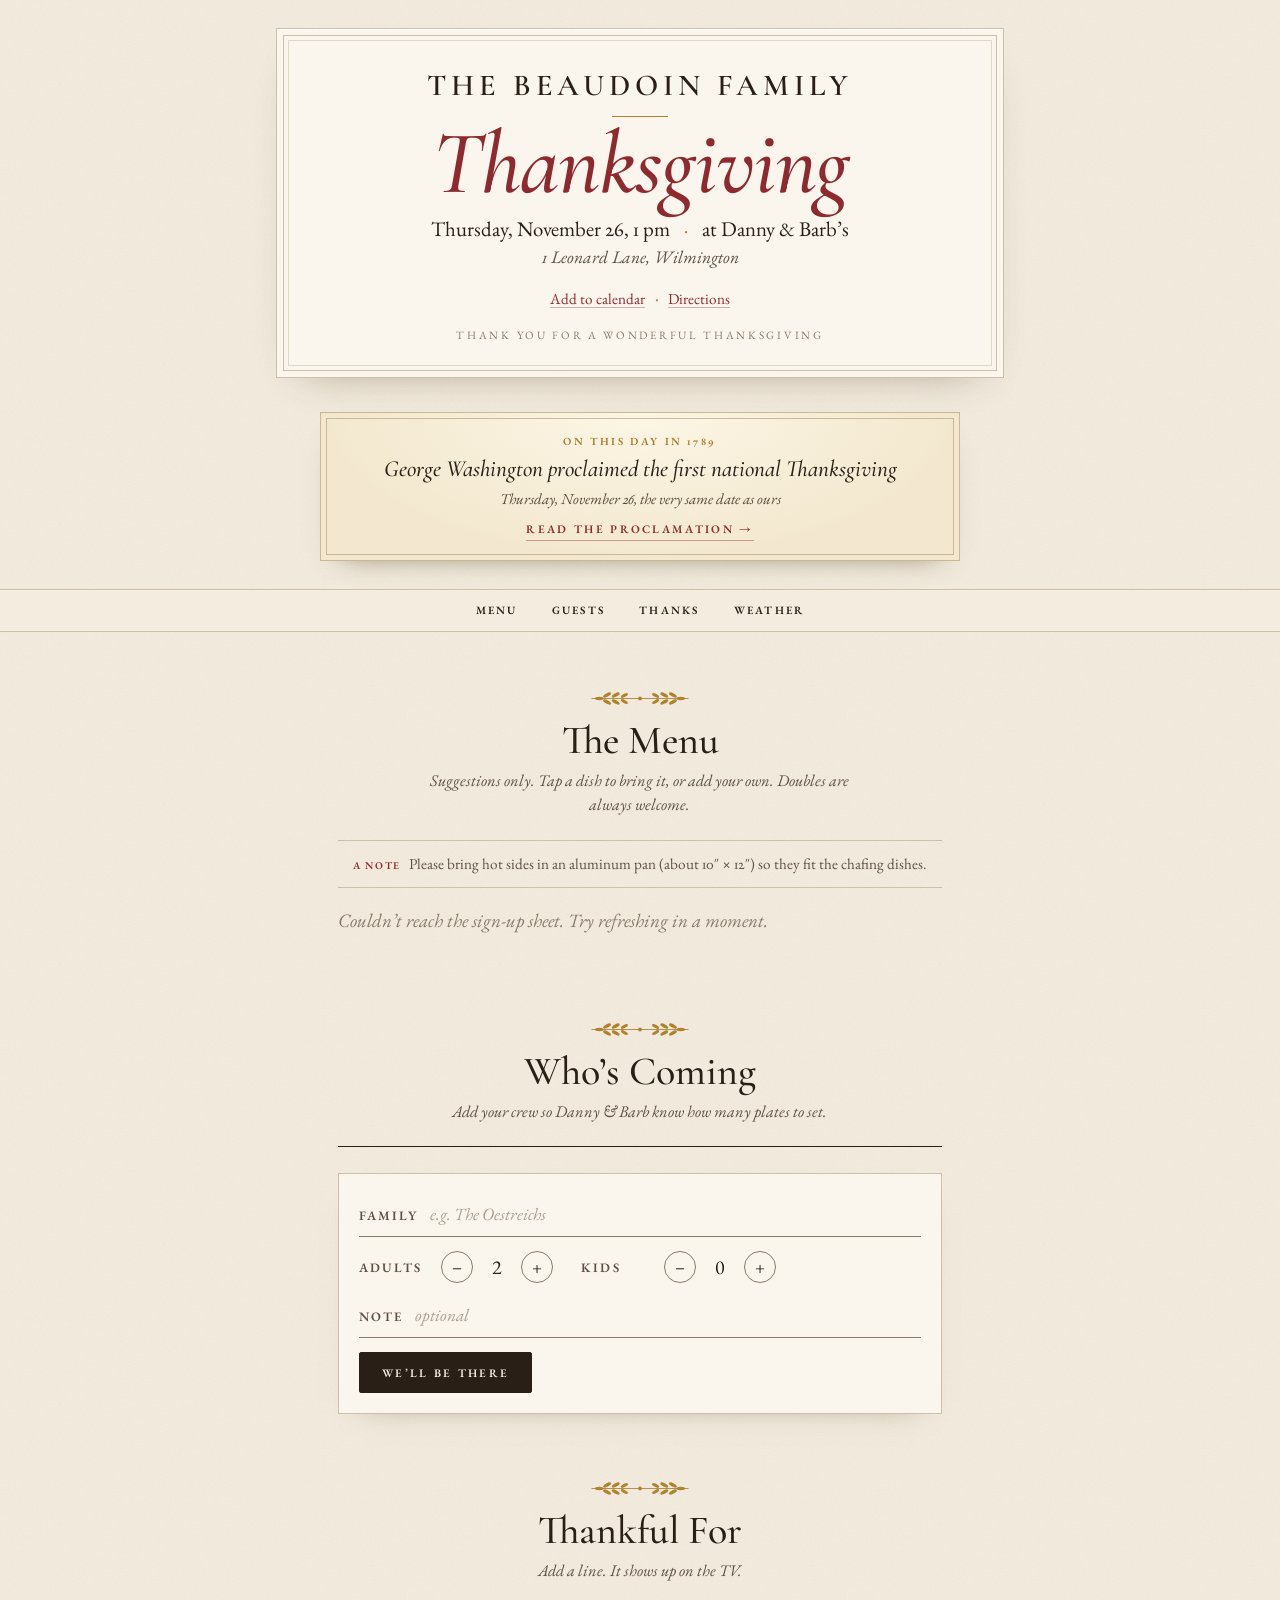
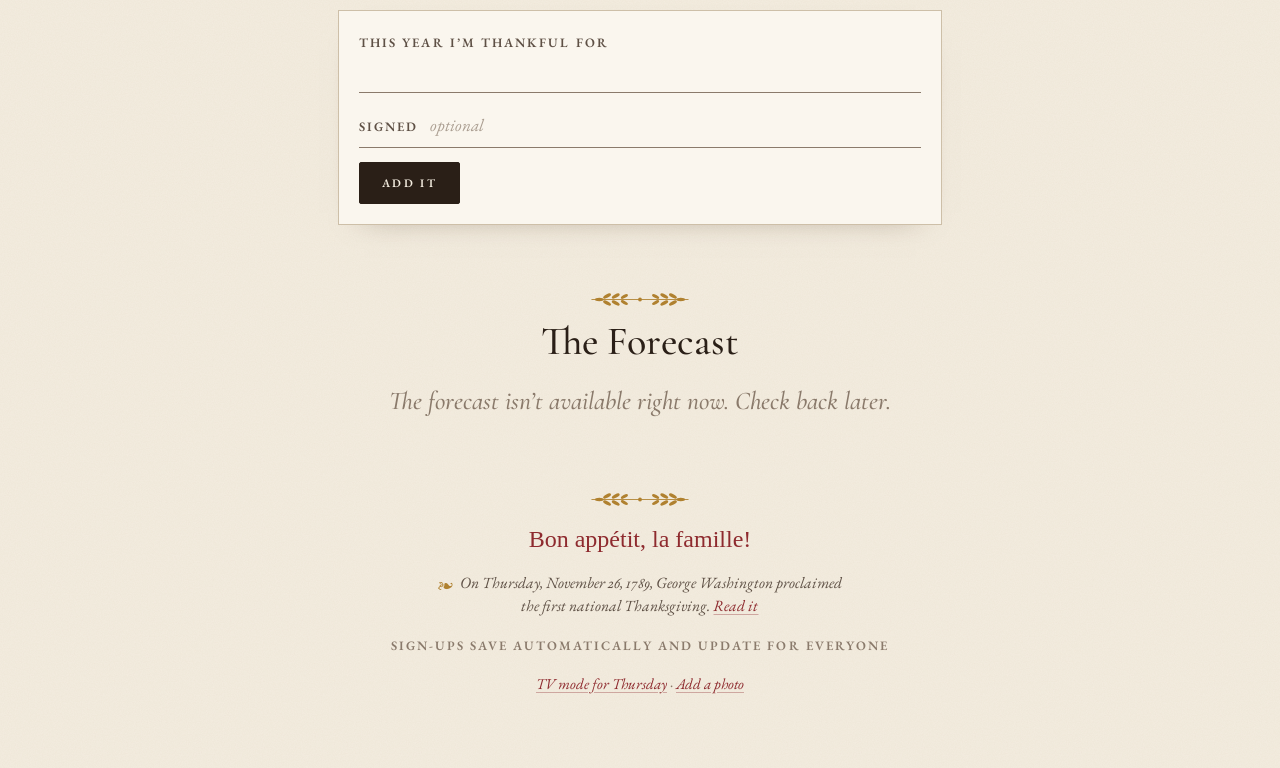
<file: index.html>
<!doctype html>
<html lang="en">
<head>
<meta charset="utf-8">
<meta name="viewport" content="width=device-width, initial-scale=1, viewport-fit=cover">
<title>Beaudoin Family Thanksgiving</title>
<meta name="description" content="Thanksgiving at Danny &amp; Barb's. Claim a dish, RSVP your crew, and see what everyone's bringing.">
<meta name="theme-color" content="#f4ede0">
<meta name="color-scheme" content="light">
<meta property="og:type" content="website">
<meta property="og:site_name" content="Beaudoin Thanksgiving">
<meta property="og:title" content="Beaudoin Family Thanksgiving · Thursday 11/26 at 1 pm">
<meta property="og:description" content="At Danny &amp; Barb's in Wilmington. Claim a dish, RSVP your crew, and see what everyone's bringing.">
<meta property="og:url" content="https://jacobforcier.github.io/Beaudoin-Thanksgiving/">
<meta property="og:image" content="https://jacobforcier.github.io/Beaudoin-Thanksgiving/og.png">
<meta property="og:image:width" content="1200">
<meta property="og:image:height" content="630">
<meta property="og:image:alt" content="Beaudoin Family Thanksgiving: Thursday 11/26 at 1 pm, Danny &amp; Barb's, Wilmington MA">
<meta name="twitter:card" content="summary_large_image">
<link rel="apple-touch-icon" href="apple-touch-icon.png">
<link rel="icon" href="apple-touch-icon.png" type="image/png">
<link rel="preconnect" href="https://fonts.googleapis.com">
<link rel="preconnect" href="https://fonts.gstatic.com" crossorigin>
<link href="https://fonts.googleapis.com/css2?family=Cormorant+Garamond:ital,wght@0,500;0,600;1,500;1,600&family=EB+Garamond:ital,wght@0,400;0,500;0,600;1,400;1,500&family=Homemade+Apple&display=swap" rel="stylesheet">
<link rel="stylesheet" href="styles.css?v=41">
</head>
<body>
<svg width="0" height="0" style="position:absolute" aria-hidden="true">
  <symbol id="wheat" viewBox="0 0 120 24">
    <path d="M4 12 H116" stroke="currentColor" stroke-width="1" fill="none"/>
    <g fill="currentColor">
      <ellipse cx="22" cy="8" rx="5" ry="2" transform="rotate(-28 22 8)"/><ellipse cx="22" cy="16" rx="5" ry="2" transform="rotate(28 22 16)"/>
      <ellipse cx="32" cy="8" rx="5" ry="2" transform="rotate(-28 32 8)"/><ellipse cx="32" cy="16" rx="5" ry="2" transform="rotate(28 32 16)"/>
      <ellipse cx="42" cy="8.5" rx="4.5" ry="1.8" transform="rotate(-28 42 8.5)"/><ellipse cx="42" cy="15.5" rx="4.5" ry="1.8" transform="rotate(28 42 15.5)"/>
      <ellipse cx="13" cy="12" rx="5" ry="1.9"/>
      <ellipse cx="98" cy="8" rx="5" ry="2" transform="rotate(28 98 8)"/><ellipse cx="98" cy="16" rx="5" ry="2" transform="rotate(-28 98 16)"/>
      <ellipse cx="88" cy="8" rx="5" ry="2" transform="rotate(28 88 8)"/><ellipse cx="88" cy="16" rx="5" ry="2" transform="rotate(-28 88 16)"/>
      <ellipse cx="78" cy="8.5" rx="4.5" ry="1.8" transform="rotate(28 78 8.5)"/><ellipse cx="78" cy="15.5" rx="4.5" ry="1.8" transform="rotate(-28 78 15.5)"/>
      <ellipse cx="107" cy="12" rx="5" ry="1.9"/>
      <circle cx="60" cy="12" r="2.2"/>
    </g>
  </symbol>
</svg>

<header class="hero">
  <div class="invite">
    <p class="eyebrow">The Beaudoin Family</p>
    <h1 id="title">Thanksgiving</h1>
    <p class="when"><span class="nw">Thursday, November 26, 1 pm</span> <span class="sep">·</span> <span class="nw">at Danny &amp; Barb’s</span></p>
    <p class="where">1 Leonard Lane, Wilmington</p>
    <p class="links"><button type="button" id="calBtn" class="link">Add to calendar</button><span class="sep">·</span><a id="directions" class="link" target="_blank" rel="noopener">Directions</a></p>
    <p class="countdown" id="countdown"></p>
    <p class="share-line" id="shareLine"></p>
    <p class="list-link" id="listLink" hidden><button type="button" class="link">Your list for today</button></p>
  </div>

  <div class="status" id="meter" aria-live="polite"></div>
  <a class="proc-card" href="proclamation.html">
    <span class="pc-kick">On this day in 1789</span>
    <b>George Washington proclaimed the first national Thanksgiving</b>
    <span class="pc-sub">Thursday, November 26, the very same date as ours</span>
    <span class="pc-read">Read the proclamation <span aria-hidden="true">→</span></span>
  </a>
</header>

<nav class="jump" id="jump" aria-label="Jump to section">
  <a href="#menuBlock">Menu</a><a href="#rsvpBlock">Guests</a><a href="#thanksBlock">Thanks</a><a href="#weatherBlock">Weather</a>
</nav>

<main>
  <section class="block" id="menuBlock">
    <header class="sec-head">
      <svg class="orn" aria-hidden="true"><use href="#wheat"/></svg>
      <h2>The Menu</h2>
      <p class="sub">Suggestions only. Tap a dish to bring it, or add your own. Doubles are always welcome.</p>
    </header>
    <p class="pan-note"><span class="caps">A note</span> Please bring hot sides in an aluminum pan (about 10″ × 12″) so they fit the chafing dishes.</p>
    <div id="cats"><p class="loading">Setting the table…</p></div>
  </section>

  <section class="block" id="rsvpBlock">
    <header class="sec-head">
      <svg class="orn" aria-hidden="true"><use href="#wheat"/></svg>
      <h2>Who’s Coming</h2>
      <p class="sub">Add your crew so Danny &amp; Barb know how many plates to set.</p>
    </header>
    <p class="total" id="rsvpTotal"></p>
    <ul id="rsvpList" class="ledger"></ul>
    <form id="rsvpForm" class="sheet" autocomplete="off">
      <label class="line"><span class="caps">Family</span><input id="rFamily" maxlength="40" placeholder="e.g. The Oestreichs" required></label>
      <div class="counts">
        <div class="stepper"><span class="caps">Adults</span><button type="button" data-step="rAdults:-1" aria-label="Fewer adults">−</button><output id="rAdults">2</output><button type="button" data-step="rAdults:1" aria-label="More adults">+</button></div>
        <div class="stepper"><span class="caps">Kids</span><button type="button" data-step="rKids:-1" aria-label="Fewer kids">−</button><output id="rKids">0</output><button type="button" data-step="rKids:1" aria-label="More kids">+</button></div>
      </div>
      <label class="line"><span class="caps">Note</span><input id="rNote" maxlength="140" placeholder="optional"></label>
      <button class="btn" type="submit">We’ll be there</button>
    </form>
  </section>

  <section class="block" id="thanksBlock">
    <header class="sec-head">
      <svg class="orn" aria-hidden="true"><use href="#wheat"/></svg>
      <h2>Thankful For</h2>
      <p class="sub">Add a line. It shows up on the TV.</p>
    </header>
    <div id="thanksWall" class="quotes"></div>
    <form id="thanksForm" class="sheet" autocomplete="off">
      <label class="line tall"><span class="caps">This year I’m thankful for</span><textarea id="tBody" maxlength="140" rows="1" required></textarea></label>
      <label class="line"><span class="caps">Signed</span><input id="tWho" maxlength="40" placeholder="optional"></label>
      <button class="btn" type="submit">Add it</button>
    </form>
  </section>

  <section class="block poll-block" id="pollBlock">
    <div class="poll-card" id="pollCard" hidden></div>
  </section>

  <section class="block" id="weatherBlock">
    <header class="sec-head">
      <svg class="orn" aria-hidden="true"><use href="#wheat"/></svg>
      <h2>The Forecast</h2>
    </header>
    <p class="live" id="live" hidden><span class="dot"></span><span id="liveText">Live forecast</span></p>
    <p id="weather" class="weather"><span class="loading">Checking the sky…</span></p>
  </section>
</main>

<footer>
  <svg class="orn" aria-hidden="true"><use href="#wheat"/></svg>
  <p class="bon">Bon appétit, la famille!</p>
  <p class="proc-link"><a href="proclamation.html"><span aria-hidden="true">❧</span> On Thursday, November 26, 1789, George Washington proclaimed the first national Thanksgiving. <em>Read it</em></a></p>
  <p class="caps small">Sign-ups save automatically and update for everyone</p>
  <p class="tv-link"><a href="tv.html">TV mode for Thursday</a> <span>·</span> <a href="add.html">Add a photo</a></p>
</footer>

<dialog id="dlg">
  <form method="dialog" id="dlgForm">
    <h3 id="dlgTitle"></h3>
    <div id="dlgBody"></div>
    <div class="dlg-actions" id="dlgActions"></div>
  </form>
</dialog>

<div id="toast" class="toast" role="status" aria-live="polite"></div>
<div id="fullhouse" class="fullhouse" role="status"><b>The table is set.</b><span>Every side and dessert is covered. Merci, everyone.</span></div>

<script src="config.js?v=34"></script>
<script src="live.js?v=23"></script>
<script src="poll.js?v=1"></script>
<script src="app.js?v=42"></script>
</body>
</html>
</file>
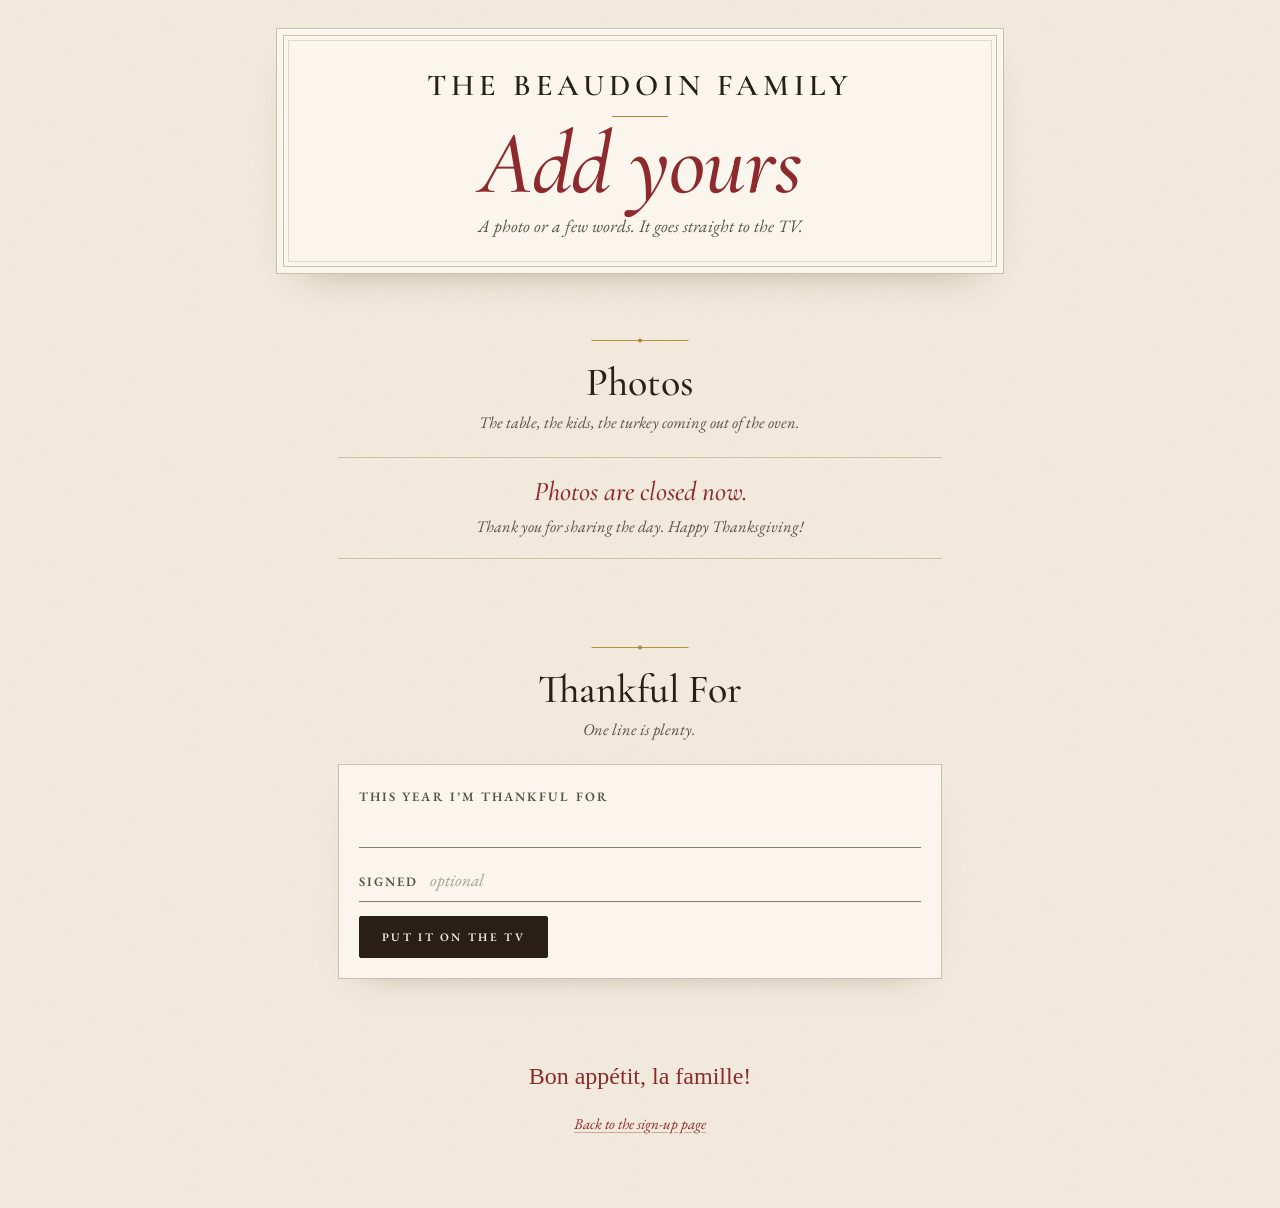
<file: add.html>
<!doctype html>
<html lang="en">
<head>
<meta charset="utf-8">
<meta name="viewport" content="width=device-width, initial-scale=1, viewport-fit=cover">
<title>Add Yours · Beaudoin Thanksgiving</title>
<meta name="description" content="Add a photo or what you're thankful for. It shows up on the TV.">
<meta name="theme-color" content="#f4ede0">
<meta name="color-scheme" content="light">
<meta name="robots" content="noindex">
<link rel="apple-touch-icon" href="apple-touch-icon.png">
<link rel="icon" href="apple-touch-icon.png" type="image/png">
<link rel="preconnect" href="https://fonts.googleapis.com">
<link rel="preconnect" href="https://fonts.gstatic.com" crossorigin>
<link href="https://fonts.googleapis.com/css2?family=Cormorant+Garamond:ital,wght@0,500;0,600;1,500;1,600&family=EB+Garamond:ital,wght@0,400;0,500;0,600;1,400;1,500&family=Homemade+Apple&display=swap" rel="stylesheet">
<link rel="stylesheet" href="styles.css?v=38">
</head>
<body class="add-page">
<header class="hero">
  <div class="invite">
    <p class="eyebrow">The Beaudoin Family</p>
    <h1>Add yours</h1>
    <p class="where">A photo or a few words. It goes straight to the TV.</p>
  </div>
</header>

<main>
  <div class="poll-card add-poll" id="pollCard" hidden></div>
  <section class="block closed" id="closed" hidden>
    <p class="closed-msg">Posting is closed right now.</p>
    <p class="sub">Thank you for being part of the day. Happy Thanksgiving!</p>
  </section>
  <section class="block">
    <header class="sec-head">
      <svg class="orn" viewBox="0 0 120 24" aria-hidden="true"><path d="M4 12 H116" stroke="currentColor" stroke-width="1" fill="none"/><circle cx="60" cy="12" r="2.2" fill="currentColor"/></svg>
      <h2>Photos</h2>
      <p class="sub">The table, the kids, the turkey coming out of the oven.</p>
    </header>
    <div class="photo-soon" id="photoSoon" hidden></div>
    <form id="photoForm" class="sheet" autocomplete="off">
      <label class="pick" id="pick">
        <input type="file" id="pFile" accept="image/*" multiple required>
        <span class="thumbs" id="pThumbs"></span>
        <span class="prompt"><b>Choose photos</b><span class="caps">one or several</span></span>
      </label>
      <p class="pick-note" id="pCount"></p>
      <label class="line"><span class="caps">Caption</span><input id="pCaption" maxlength="100" placeholder="optional, goes with every photo"></label>
      <label class="line"><span class="caps">From</span><input id="pWho" maxlength="40" placeholder="your name (optional)"></label>
      <button class="btn" type="submit" id="pSend">Put it on the TV</button>
    </form>
  </section>

  <section class="block">
    <header class="sec-head">
      <svg class="orn" viewBox="0 0 120 24" aria-hidden="true"><path d="M4 12 H116" stroke="currentColor" stroke-width="1" fill="none"/><circle cx="60" cy="12" r="2.2" fill="currentColor"/></svg>
      <h2>Thankful For</h2>
      <p class="sub">One line is plenty.</p>
    </header>
    <form id="noteForm" class="sheet" autocomplete="off">
      <label class="line tall"><span class="caps">This year I’m thankful for</span><textarea id="tBody" maxlength="140" rows="1" required></textarea></label>
      <label class="line"><span class="caps">Signed</span><input id="tWho" maxlength="40" placeholder="optional"></label>
      <button class="btn" type="submit">Put it on the TV</button>
    </form>
  </section>
  <section class="block mine" id="mine" hidden>
    <header class="sec-head">
      <h2>Sent from this phone</h2>
      <p class="sub">Posted something by accident? Remove it here and it comes off the TV.</p>
    </header>
    <ul class="mine-list" id="mineList"></ul>
  </section>
</main>

<footer>
  <p class="bon">Bon appétit, la famille!</p>
  <p class="tv-link"><a href="./">Back to the sign-up page</a></p>
</footer>

<div class="thanks-card" id="done" hidden role="dialog" aria-modal="true" aria-labelledby="doneTitle">
  <div class="tc-inner">
    <p class="eyebrow">The Beaudoin Family</p>
    <h2 id="doneTitle">Merci!</h2>
    <div class="tc-photos" id="donePhotos"></div>
    <blockquote id="doneQuote" hidden></blockquote>
    <p class="tc-msg" id="doneMsg"></p>
    <p class="bon">Happy Thanksgiving!</p>
    <button type="button" class="btn" id="doneAgain">Add another</button>
    <a class="tc-back" href="./">Back to the sign-up page</a>
  </div>
</div>
<div id="toast" class="toast" role="status" aria-live="polite"></div>
<script src="config.js?v=34"></script>
<script src="live.js?v=23"></script>
<script src="poll.js?v=1"></script>
<script src="add.js?v=38"></script>
</body>
</html>
</file>
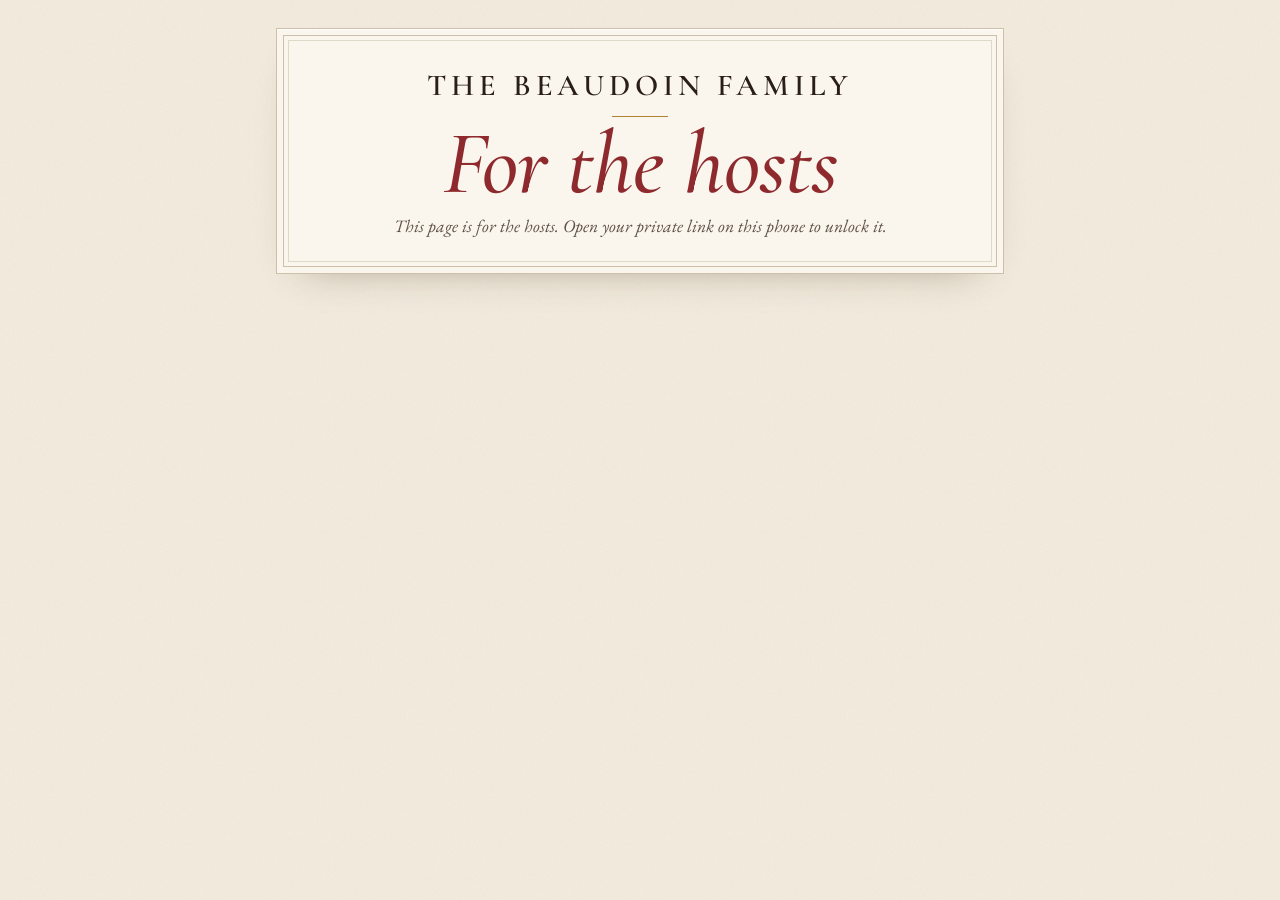
<file: admin.html>
<!doctype html>
<html lang="en">
<head>
<meta charset="utf-8">
<meta name="viewport" content="width=device-width, initial-scale=1, viewport-fit=cover">
<title>Hosts · Beaudoin Thanksgiving</title>
<meta name="theme-color" content="#f4ede0">
<meta name="color-scheme" content="light">
<meta name="robots" content="noindex, nofollow">
<meta name="referrer" content="no-referrer">
<link rel="icon" href="apple-touch-icon.png" type="image/png">
<link rel="preconnect" href="https://fonts.googleapis.com">
<link rel="preconnect" href="https://fonts.gstatic.com" crossorigin>
<link href="https://fonts.googleapis.com/css2?family=Cormorant+Garamond:ital,wght@0,500;0,600;1,500;1,600&family=EB+Garamond:ital,wght@0,400;0,500;0,600;1,400;1,500&display=swap" rel="stylesheet">
<link rel="stylesheet" href="styles.css?v=29">
</head>
<body class="admin-page">
<header class="hero">
  <div class="invite">
    <p class="eyebrow">The Beaudoin Family</p>
    <h1>For the hosts</h1>
    <p class="where" id="adminStatus">Checking this phone…</p>
  </div>
</header>

<main id="adminMain" hidden>
  <section class="block">
    <header class="sec-head"><h2>Photos</h2><p class="sub" id="photoCount"></p></header>
    <ul class="admin-photos" id="photos"></ul>
  </section>
  <section class="block">
    <header class="sec-head"><h2>Thankful notes</h2><p class="sub" id="noteCount"></p></header>
    <ul class="admin-notes" id="notes"></ul>
  </section>
  <section class="block">
    <header class="sec-head"><h2>Posting</h2><p class="sub">Pause it anytime; blocked phones can’t post even when it’s open.</p></header>
    <div class="posting" id="posting"></div>
    <div class="blocked" id="blocked"></div>
  </section>
  <p class="admin-foot">Removing something takes it off the TV and the site right away. <button type="button" class="link" id="forget">Lock this phone</button></p>
</main>

<div id="toast" class="toast" role="status" aria-live="polite"></div>
<script src="config.js?v=34"></script>
<script src="live.js?v=23"></script>
<script src="admin.js?v=2"></script>
</body>
</html>
</file>
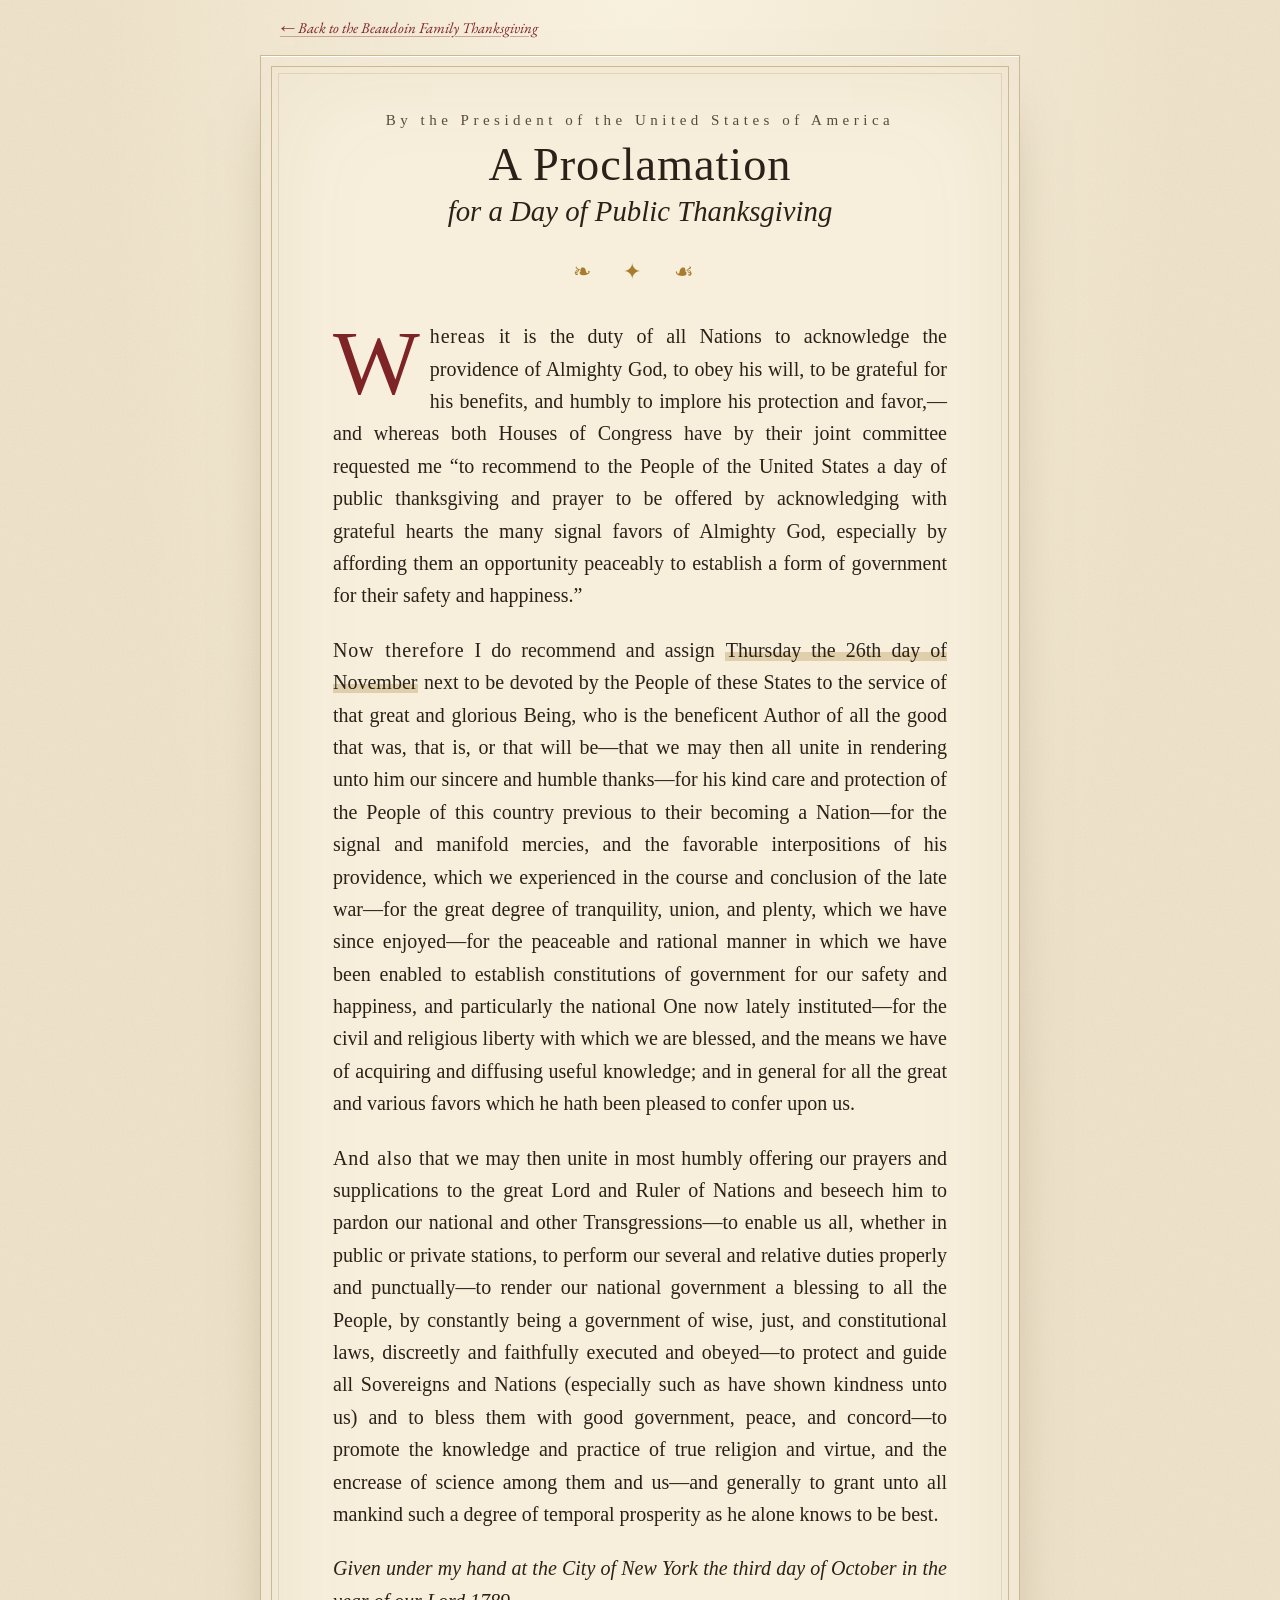
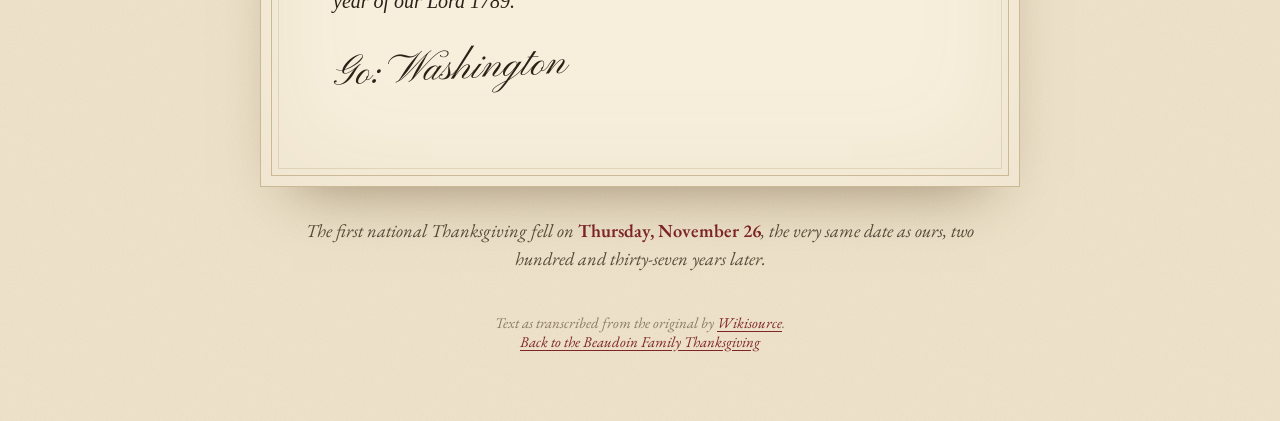
<file: proclamation.html>
<!doctype html>
<html lang="en">
<head>
<meta charset="utf-8">
<meta name="viewport" content="width=device-width, initial-scale=1, viewport-fit=cover">
<title>Washington’s Thanksgiving Proclamation, 1789</title>
<meta name="description" content="George Washington’s first national Thanksgiving fell on Thursday, November 26, 1789. The full proclamation.">
<meta name="theme-color" content="#efe4cc">
<meta name="color-scheme" content="light">
<meta property="og:title" content="Washington’s Thanksgiving Proclamation · 1789">
<meta property="og:description" content="The first national Thanksgiving fell on Thursday, November 26, the same date as ours.">
<link rel="icon" href="apple-touch-icon.png" type="image/png">
<link rel="preconnect" href="https://fonts.googleapis.com">
<link rel="preconnect" href="https://fonts.gstatic.com" crossorigin>
<link href="https://fonts.googleapis.com/css2?family=IM+Fell+English:ital@0;1&family=IM+Fell+English+SC&family=IM+Fell+DW+Pica:ital@0;1&family=Pinyon+Script&family=EB+Garamond:ital,wght@0,400;0,500;0,600;1,400&display=swap" rel="stylesheet">
<style>
  :root { --paper: #efe4cc; --sheet: #f7efdc; --ink: #2b2118; --ink-2: #5a4a3a; --ink-3: #8c7a64; --rule: #cbb894; --cran: #7e2427; --gold: #a87c2e; color-scheme: light; }
  * { box-sizing: border-box; }
  html { -webkit-text-size-adjust: 100%; }
  body { margin: 0; color: var(--ink); background: var(--paper); font: 20px/1.62 'IM Fell DW Pica', 'IM Fell English', Georgia, serif;
    background-image:
      radial-gradient(ellipse at 50% -10%, rgba(255,250,235,.7), transparent 60%),
      url("data:image/svg+xml,%3Csvg xmlns='http://www.w3.org/2000/svg' width='240' height='240'%3E%3Cfilter id='n'%3E%3CfeTurbulence type='fractalNoise' baseFrequency='.8' numOctaves='3' stitchTiles='stitch'/%3E%3CfeColorMatrix values='0 0 0 0 .4 0 0 0 0 .3 0 0 0 0 .15 0 0 0 .09 0'/%3E%3C/filter%3E%3Crect width='100%25' height='100%25' filter='url(%23n)'/%3E%3C/svg%3E"); }
  .back { display: block; max-width: 760px; margin: 0 auto; padding: 18px 20px 0; font: italic 15px 'EB Garamond', serif; color: var(--ink-2); }
  .back a { color: var(--cran); text-underline-offset: 3px; text-decoration-color: rgba(126,36,39,.35); }

  .sheet { position: relative; max-width: 760px; margin: 18px auto 0; padding: 56px clamp(22px, 7vw, 72px) 60px; background: var(--sheet);
    border: 1px solid var(--rule); outline: 1px solid var(--rule); outline-offset: -12px;
    box-shadow: 0 1px 0 #fff inset, 0 30px 60px -34px rgba(70,45,15,.55), 0 0 120px rgba(120,80,30,.08) inset; }
  .sheet::before { content: ''; position: absolute; inset: 17px; border: 1px solid var(--rule); opacity: .45; pointer-events: none; }

  .kicker { margin: 0; text-align: center; font: 15px 'IM Fell English SC', serif; letter-spacing: .3em; color: var(--ink-2); }
  h1 { margin: 10px 0 0; text-align: center; font: 400 clamp(2rem, 7vw, 2.9rem)/1.12 'IM Fell English SC', serif; letter-spacing: .02em; }
  .sub { margin: 4px 0 0; text-align: center; font: italic clamp(1.4rem, 4.6vw, 1.8rem) 'IM Fell English', serif; }
  .orn { display: block; margin: 26px auto 30px; text-align: center; color: var(--gold); font-size: 1.4rem; letter-spacing: .6em; }

  .text p { margin: 0 0 1.1em; text-align: justify; hyphens: auto; -webkit-hyphens: auto; }
  .text p.first::first-letter { float: left; font: 400 4.6em/.78 'IM Fell English', serif; color: var(--cran); padding: .08em .1em 0 0; }
  .text .lead { font-family: 'IM Fell English SC', serif; letter-spacing: .04em; }
  mark { background: linear-gradient(transparent 58%, rgba(168,124,46,.28) 58%); color: inherit; padding: 0 .05em; }

  .given { margin-top: 1.6em; font-style: italic; text-align: left; }
  .sig { margin: .3em 0 0; text-align: right; font: 2.6rem/1 'Pinyon Script', cursive; color: var(--ink); transform: rotate(-3deg); }

  .note { max-width: 760px; margin: 30px auto 0; padding: 0 22px; text-align: center; font: italic 1.15rem/1.5 'EB Garamond', serif; color: var(--ink-2); }
  .note b { font-style: normal; font-weight: 600; color: var(--cran); }

  figure { max-width: 520px; margin: 34px auto 0; padding: 0 20px; text-align: center; }
  figure img { display: block; width: 100%; height: auto; background: #fff; padding: 8px; border: 1px solid var(--rule); box-shadow: 0 18px 36px -24px rgba(60,35,15,.7); transform: rotate(-.8deg); }
  figcaption { margin-top: 12px; font: italic 14px/1.5 'EB Garamond', serif; color: var(--ink-3); }
  figcaption a { color: inherit; }
  footer { padding: 40px 20px 70px; text-align: center; font: italic 15px 'EB Garamond', serif; color: var(--ink-3); }
  footer a { color: var(--cran); text-underline-offset: 3px; }

  /* the page settles in like a document laid on the table */
  @media (prefers-reduced-motion: no-preference) {
    .sheet { animation: lay 1.1s cubic-bezier(.2,.9,.3,1) both; }
    @keyframes lay { from { opacity: 0; transform: translateY(18px) rotate(-.6deg); } }
  }
  @media (max-width: 480px) { body { font-size: 18px; } .text p { text-align: left; } .sig { font-size: 2.2rem; } }
</style>
</head>
<body>
<p class="back"><a href="./">← Back to the Beaudoin Family Thanksgiving</a></p>

<article class="sheet">
  <p class="kicker">By the President of the United States of America</p>
  <h1>A Proclamation</h1>
  <p class="sub">for a Day of Public Thanksgiving</p>
  <div class="orn" aria-hidden="true">❧ ✦ ☙</div>

  <div class="text">
    <p class="first"><span class="lead">Whereas</span> it is the duty of all Nations to acknowledge the providence of Almighty God, to obey his will, to be grateful for his benefits, and humbly to implore his protection and favor,—and whereas both Houses of Congress have by their joint committee requested me “to recommend to the People of the United States a day of public thanksgiving and prayer to be offered by acknowledging with grateful hearts the many signal favors of Almighty God, especially by affording them an opportunity peaceably to establish a form of government for their safety and happiness.”</p>

    <p><span class="lead">Now therefore</span> I do recommend and assign <mark>Thursday the 26th day of November</mark> next to be devoted by the People of these States to the service of that great and glorious Being, who is the beneficent Author of all the good that was, that is, or that will be—that we may then all unite in rendering unto him our sincere and humble thanks—for his kind care and protection of the People of this country previous to their becoming a Nation—for the signal and manifold mercies, and the favorable interpositions of his providence, which we experienced in the course and conclusion of the late war—for the great degree of tranquility, union, and plenty, which we have since enjoyed—for the peaceable and rational manner in which we have been enabled to establish constitutions of government for our safety and happiness, and particularly the national One now lately instituted—for the civil and religious liberty with which we are blessed, and the means we have of acquiring and diffusing useful knowledge; and in general for all the great and various favors which he hath been pleased to confer upon us.</p>

    <p><span class="lead">And also</span> that we may then unite in most humbly offering our prayers and supplications to the great Lord and Ruler of Nations and beseech him to pardon our national and other Transgressions—to enable us all, whether in public or private stations, to perform our several and relative duties properly and punctually—to render our national government a blessing to all the People, by constantly being a government of wise, just, and constitutional laws, discreetly and faithfully executed and obeyed—to protect and guide all Sovereigns and Nations (especially such as have shown kindness unto us) and to bless them with good government, peace, and concord—to promote the knowledge and practice of true religion and virtue, and the encrease of science among them and us—and generally to grant unto all mankind such a degree of temporal prosperity as he alone knows to be best.</p>

    <p class="given">Given under my hand at the City of New York the third day of October in the year of our Lord 1789.</p>
    <p class="sig">Go: Washington</p>
  </div>
</article>

<p class="note">The first national Thanksgiving fell on <b>Thursday, November 26</b>, the very same date as ours, two hundred and thirty-seven years later.</p>

<figure id="scanFig">
  <img src="https://commons.wikimedia.org/wiki/Special:FilePath/George_Washington's_October_3,_1789,_Thanksgiving_Day_Proclamation._-_NARA_-_299956.jpg?width=1000"
       alt="The original 1789 proclamation, handwritten, signed by George Washington" loading="lazy" onerror="document.getElementById('scanFig').remove()">
  <figcaption>The original, signed by Washington. Courtesy of the <a href="https://catalog.archives.gov/id/299956" target="_blank" rel="noopener">National Archives</a> (public domain).</figcaption>
</figure>

<footer>
  Text as transcribed from the original by <a href="https://en.wikisource.org/wiki/National_Thanksgiving_Proclamation" target="_blank" rel="noopener">Wikisource</a>.<br>
  <a href="./">Back to the Beaudoin Family Thanksgiving</a>
</footer>
</body>
</html>
</file>
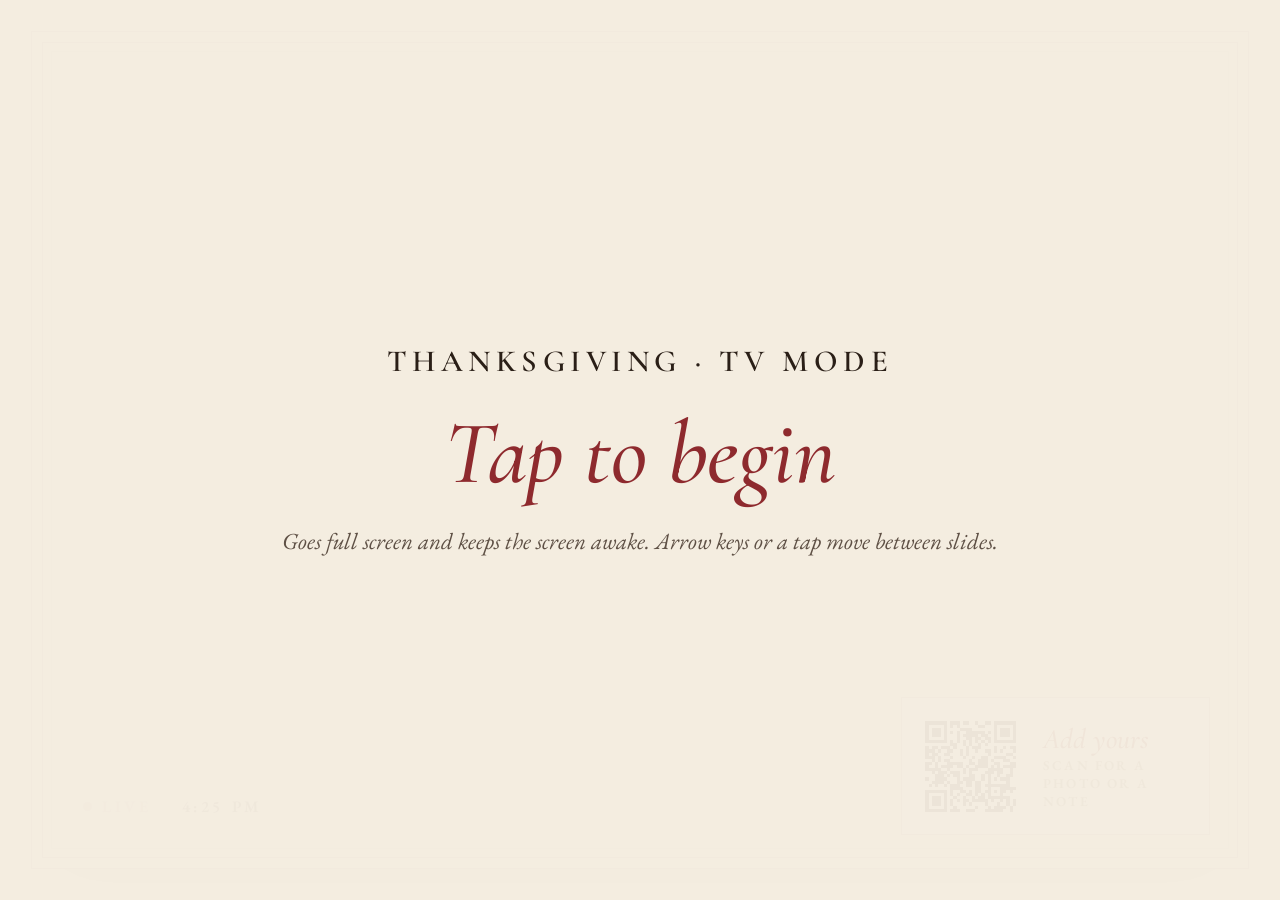
<file: tv.html>
<!doctype html>
<html lang="en">
<head>
<meta charset="utf-8">
<meta name="viewport" content="width=device-width, initial-scale=1, viewport-fit=cover">
<title>Thanksgiving · TV</title>
<meta name="theme-color" content="#f4ede0">
<meta name="robots" content="noindex">
<link rel="icon" href="apple-touch-icon.png" type="image/png">
<link rel="preconnect" href="https://fonts.googleapis.com">
<link rel="preconnect" href="https://fonts.gstatic.com" crossorigin>
<link href="https://fonts.googleapis.com/css2?family=Cormorant+Garamond:ital,wght@0,500;0,600;1,500;1,600&family=EB+Garamond:ital,wght@0,400;0,500;0,600;1,400;1,500&display=swap" rel="stylesheet">
<link rel="stylesheet" href="tv.css?v=13">
</head>
<body>
<main class="frame">
  <div id="stage" class="stage" aria-live="polite"></div>
  <footer class="bar">
    <span class="live" id="live"><span class="dot"></span>Live</span>
    <span class="clock" id="clock"></span>
    <span class="dots" id="dots"></span>
  </footer>
  <i class="progress" id="progress"></i>
  <aside class="scan"><div id="qr"></div><p><b>Add yours</b><span>Scan for a photo or a note</span></p></aside>
</main>
<div class="note" id="note" role="status"></div>
<button type="button" class="start" id="start">
  <span class="eyebrow">Thanksgiving · TV mode</span>
  <b>Tap to begin</b>
  <span class="hint">Goes full screen and keeps the screen awake. Arrow keys or a tap move between slides.</span>
</button>
<script src="config.js?v=34"></script>
<script src="live.js?v=23"></script>
<script src="qrcode.js?v=1"></script>
<script src="poll.js?v=1"></script>
<script src="tv.js?v=12"></script>
</body>
</html>
</file>
<file: styles.css>
/* A printed menu card on Danny & Barb's table: cream paper, brown-black ink, one cranberry accent. */
:root {
  --paper: #f4ede0;
  --paper-2: #ebe1cf;
  --card: #faf6ee;
  --ink: #2a1f17;
  --ink-2: #5e5045;
  --ink-3: #8a7a6b;
  --rule: #cdbfa8;
  --cran: #8e2a2e;
  --ochre: #b0812f;
  --serif: 'EB Garamond', Garamond, 'Times New Roman', serif;
  --display: 'Cormorant Garamond', 'EB Garamond', Garamond, serif;
  color-scheme: light;
}
* { box-sizing: border-box; }
html { scroll-behavior: smooth; scroll-padding-top: 56px; -webkit-text-size-adjust: 100%; }
body {
  margin: 0; color: var(--ink); background-color: var(--paper);
  font: 19px/1.5 var(--serif);
  font-variant-numeric: oldstyle-nums proportional-nums;
  -webkit-font-smoothing: antialiased;
  -webkit-tap-highlight-color: transparent;
  /* paper grain */
  background-image: url("data:image/svg+xml,%3Csvg xmlns='http://www.w3.org/2000/svg' width='220' height='220'%3E%3Cfilter id='n'%3E%3CfeTurbulence type='fractalNoise' baseFrequency='.85' numOctaves='3' stitchTiles='stitch'/%3E%3CfeColorMatrix values='0 0 0 0 .35 0 0 0 0 .25 0 0 0 0 .15 0 0 0 .07 0'/%3E%3C/filter%3E%3Crect width='100%25' height='100%25' filter='url(%23n)'/%3E%3C/svg%3E");
}
button, input, textarea { font: inherit; color: inherit; }
::selection { background: rgba(142,42,46,.18); }
.caps { font-size: .68em; font-weight: 600; letter-spacing: .16em; text-transform: uppercase; font-variant-numeric: lining-nums; }
.sep { color: var(--ochre); margin: 0 .5em; }
.loading { color: var(--ink-3); font-style: italic; }

/* ---------- hero: the invitation ---------- */
.hero { max-width: 760px; margin: 0 auto; padding: 28px 16px 0; text-align: center; }
.invite {
  position: relative; padding: 30px 22px 28px; background: var(--card);
  outline: 1px solid var(--rule); outline-offset: -8px;
  border: 1px solid var(--rule);
  box-shadow: 0 1px 0 #fff inset, 0 18px 40px -28px rgba(60,35,15,.45);
}
.invite::before { content: ''; position: absolute; inset: 11px; border: 1px solid var(--rule); pointer-events: none; opacity: .55; }
.invite { padding-top: 38px; }
#title { cursor: default; -webkit-user-select: none; user-select: none; }
.eyebrow { margin: 0; font: 600 clamp(1.3rem, 5.6vw, 1.9rem)/1.15 var(--display); letter-spacing: .16em; text-transform: uppercase; color: var(--ink); }
.eyebrow::after { content: ''; display: block; width: 56px; height: 1px; margin: 12px auto 6px; background: var(--ochre); }
h1 { margin: -4px 0 4px; font: italic 500 clamp(3.4rem, 15vw, 5.6rem)/1 var(--display); color: var(--cran); letter-spacing: -.01em; }
.when { margin: 0; font-size: 1.12rem; }
.when .nw { white-space: nowrap; }
@media (max-width: 430px) { .when .sep { display: none; } .when .nw { display: block; } }
.where { margin: 0; color: var(--ink-2); font-style: italic; }
.links { margin: 14px 0 0; }
.link { border: 0; background: none; padding: 0; cursor: pointer; color: var(--cran); font-size: .95rem; text-decoration: underline; text-decoration-color: rgba(142,42,46,.35); text-underline-offset: 3px; }
.link:hover { text-decoration-color: var(--cran); }
.share-line { margin: 12px auto 0; max-width: 30em; font-style: italic; font-size: .92rem; line-height: 1.45; color: var(--ink-3); }
.share-line a { color: var(--cran); text-decoration-color: rgba(142,42,46,.35); text-underline-offset: 3px; white-space: nowrap; }
.share-line.today { font-size: 1.05rem; color: var(--ink-2); }
.share-line[hidden] { display: none; }
.countdown { margin: 14px 0 0; font-size: .7rem; letter-spacing: .24em; text-transform: uppercase; color: var(--ink-3); }

/* ---------- the status ---------- */
.status { margin: 34px auto 0; max-width: 640px; }
.headline { margin: 0; font: italic 500 clamp(2.3rem, 9vw, 3.3rem)/1.05 var(--display); color: var(--ink); }
.subline { margin: 6px 0 0; font-size: .74rem; font-weight: 600; letter-spacing: .24em; text-transform: uppercase; color: var(--ink-2); }
.needed { margin: 22px auto 0; max-width: 34em; padding: 12px 4px; border-top: 1px solid var(--rule); border-bottom: 1px solid var(--rule); font-style: italic; font-size: 1.08rem; line-height: 1.55; color: var(--ink-2); }
.needed .caps { font-style: normal; color: var(--cran); margin-right: .7em; }
.needed button { border: 0; background: none; padding: 0; cursor: pointer; font: inherit; color: var(--ink); text-decoration: underline; text-decoration-color: rgba(142,42,46,.35); text-underline-offset: 3px; }
.needed button:hover { color: var(--cran); text-decoration-color: var(--cran); }
.needed.done { color: var(--ink); }
.cards { list-style: none; margin: 22px 0 0; padding: 0; display: flex; flex-wrap: wrap; justify-content: center; gap: 10px; }
.pc { position: relative; flex: 0 0 158px; padding: 12px 16px 10px; background: var(--card); border: 1px solid var(--rule); box-shadow: 0 8px 16px -14px rgba(60,35,15,.6); text-align: center; }
.pc b { display: block; font: italic 500 1.25rem/1.15 var(--display); color: var(--ink); overflow-wrap: anywhere; }
.pc span { display: block; margin-top: 3px; font-size: .6rem; font-weight: 600; letter-spacing: .18em; text-transform: uppercase; color: var(--ink-3); }
.pc.empty { background: transparent; border-style: dashed; border-color: var(--ink-3); box-shadow: none; }
.pc.empty a { text-decoration: none; color: inherit; display: block; }
.pc.empty b { color: var(--cran); }
.status.animate .pc { animation: card-in .5s ease-out both; animation-delay: calc(var(--i) * 70ms + 150ms); }
@keyframes card-in { from { opacity: 0; transform: translateY(6px); } }
@media (max-width: 520px) { .pc { flex-basis: calc(50% - 5px); } }

/* ---------- nav ---------- */
.jump { position: sticky; top: 0; z-index: 20; display: flex; justify-content: center; gap: clamp(14px, 5vw, 34px); margin-top: 28px; padding: 12px 16px;
  background: rgba(244,237,224,.94); backdrop-filter: blur(6px); -webkit-backdrop-filter: blur(6px);
  border-top: 1px solid var(--rule); border-bottom: 1px solid var(--rule); }
.jump a { color: var(--ink); text-decoration: none; font-size: .7rem; font-weight: 600; letter-spacing: .2em; text-transform: uppercase; }
.jump a:hover { color: var(--cran); }

/* ---------- sections ---------- */
main { max-width: 640px; margin: 0 auto; padding: 0 18px; }
.block { padding: 56px 0 8px; }
.sec-head { text-align: center; margin-bottom: 22px; }
.orn { display: block; width: 104px; height: 21px; margin: 0 auto 10px; color: var(--ochre); }
h2 { margin: 0; font: 500 2.5rem/1.05 var(--display); color: var(--ink); }
.sub { margin: 8px auto 0; max-width: 28em; color: var(--ink-2); font-style: italic; font-size: 1.02rem; }
.pan-note { margin: 0 0 8px; padding: 12px 0; border-top: 1px solid var(--rule); border-bottom: 1px solid var(--rule); font-size: .95rem; color: var(--ink-2); text-align: center; }
.pan-note .caps { color: var(--cran); margin-right: .5em; }

/* fresh ink: something that just changed fades in */
.fresh { animation: ink 2.4s ease-out; }
@keyframes ink { 0% { background: rgba(176,129,47,.28); } 100% { background: transparent; } }
.dish-row.fresh .who, .pc.fresh b { animation: inkText 1.2s ease-out; }
@keyframes inkText { from { opacity: 0; filter: blur(2px); } to { opacity: 1; filter: none; } }
@media (prefers-reduced-motion: reduce) { .fresh, .dish-row.fresh .who, .pc.fresh b { animation: none; } }

/* ---------- the menu ---------- */
.course { margin-top: 34px; }
.course-head { display: flex; align-items: center; gap: 14px; margin-bottom: 4px; }
.course-head::before, .course-head::after { content: ''; flex: 1; height: 1px; background: var(--rule); }
.course-head h3 { margin: 0; font-size: .78rem; font-weight: 600; letter-spacing: .26em; text-transform: uppercase; color: var(--cran); white-space: nowrap; }
.course-sub { margin: 0 0 6px; text-align: center; font-style: italic; color: var(--ink-3); font-size: .95rem; }
.dishes { list-style: none; margin: 0; padding: 0; }
/* each row: [dish name][dotted leader][who + count]; the hint sits under the dish name */
.dish-row { display: grid; grid-template-columns: fit-content(62%) minmax(18px, 1fr) fit-content(58%); column-gap: 8px; align-items: baseline; grid-template-rows: auto 1fr;
  width: 100%; padding: 11px 2px; border: 0; background: none; text-align: left; cursor: pointer; border-bottom: 1px solid rgba(205,191,168,.45); }
.dishes li:last-child .dish-row { border-bottom: 0; }
.dish-row .nm { grid-column: 1; grid-row: 1; font-weight: 500; font-size: 1.12rem; line-height: 1.25; transition: color .15s; }
.dish-row:hover .nm, .dish-row:focus-visible .nm { color: var(--cran); }
.dish-row .lead { grid-column: 2; grid-row: 1; align-self: baseline; border-bottom: 1.5px dotted var(--rule); transform: translateY(-5px); }
.dish-row .st { grid-column: 3; grid-row: 1 / span 2; text-align: right; }
.dish-row .who { display: block; font-style: italic; font-size: .98rem; line-height: 1.3; color: var(--ink); }
.dish-row .who .p { white-space: nowrap; }
.dish-row .who .x2 { margin-left: .25em; font-style: normal; font-size: .82em; color: var(--ochre); font-variant-numeric: lining-nums; }
.dish-row .who.add { font-style: italic; color: var(--cran); text-decoration: underline; text-decoration-color: rgba(142,42,46,.35); text-underline-offset: 3px; }
.dish-row .who.open { font-style: normal; font-size: .68rem; font-weight: 600; letter-spacing: .18em; text-transform: uppercase; color: var(--cran); }
.dish-row .hint { grid-column: 1 / 3; grid-row: 2; align-self: start; color: var(--ink-3); font-style: italic; font-size: .88rem; line-height: 1.3; }
.dish-row .n { display: block; font-size: .64rem; font-weight: 600; letter-spacing: .16em; text-transform: uppercase; color: var(--ink-3); font-variant-numeric: lining-nums; }
.dish-row.full .n { color: var(--ochre); }
.dish-row.host { cursor: default; }
.add-other { display: block; margin: 10px auto 0; border: 0; background: none; cursor: pointer; color: var(--ink-2); font-style: italic; font-size: .98rem; text-decoration: underline; text-decoration-color: var(--rule); text-underline-offset: 3px; }
.add-other:hover { color: var(--cran); text-decoration-color: var(--cran); }

/* ---------- guests ---------- */
.total { margin: 0 0 10px; text-align: center; font-size: 1.15rem; }
.total i { color: var(--ink-2); }
.ledger { list-style: none; margin: 0 0 26px; padding: 0; border-top: 1px solid var(--ink); }
.ledger li { border-bottom: 1px solid var(--rule); }
.ledger button { width: 100%; display: flex; align-items: baseline; gap: 12px; padding: 10px 2px; border: 0; background: none; text-align: left; cursor: pointer; }
.ledger .fam { flex: 1; min-width: 0; font-size: 1.08rem; }
.ledger .fam small { display: block; font-style: italic; color: var(--ink-3); font-size: .88rem; }
.ledger .cnt { color: var(--ink-2); font-size: .95rem; white-space: nowrap; }
.ledger button:hover .fam { color: var(--cran); }

/* ---------- forms as a filled-in card ---------- */
.sheet { display: grid; gap: 14px; padding: 22px 20px 20px; background: var(--card); border: 1px solid var(--rule); box-shadow: 0 14px 30px -26px rgba(60,35,15,.5); }
.line { display: flex; align-items: baseline; gap: 12px; border-bottom: 1px solid var(--ink-3); padding-bottom: 2px; }
.line .caps { flex: none; color: var(--ink-2); }
.line.tall { flex-direction: column; gap: 2px; align-items: stretch; }
.line input, .line textarea { flex: 1; min-width: 0; border: 0; background: transparent; padding: 6px 0; font-size: 1.08rem; outline: 0; }
.line textarea { resize: none; line-height: 1.4; font-style: italic; height: auto; overflow: hidden; }
.line:focus-within { border-bottom-color: var(--cran); }
.line:focus-within .caps { color: var(--cran); }
::placeholder { color: var(--ink-3); opacity: .7; font-style: italic; }
.counts { display: flex; gap: 10px 28px; flex-wrap: wrap; }
.stepper { display: flex; align-items: center; gap: 10px; }
.stepper .caps { color: var(--ink-2); width: 5.6em; }
.stepper button { width: 32px; height: 32px; border-radius: 50%; border: 1px solid var(--ink-3); background: transparent; cursor: pointer; font-size: 1.05rem; line-height: 1; color: var(--ink); }
.stepper button:active { background: var(--paper-2); }
.stepper.qty { padding: 2px 0 4px; border-bottom: 1px solid var(--ink-3); }
.stepper.qty .caps { width: auto; white-space: nowrap; margin-right: 6px; }
.stepper output { min-width: 1.4em; text-align: center; font-size: 1.25rem; font-variant-numeric: lining-nums; }
.btn { justify-self: start; display: inline-flex; align-items: center; justify-content: center; padding: 11px 22px; border: 1px solid var(--ink); border-radius: 2px; background: var(--ink); color: var(--paper); cursor: pointer;
  font-size: .72rem; font-weight: 600; letter-spacing: .2em; text-transform: uppercase; text-decoration: none; transition: background .15s, border-color .15s; }
.btn:hover { background: var(--cran); border-color: var(--cran); }
.btn.ghost { background: transparent; color: var(--ink); }
.btn.ghost:hover { background: var(--paper-2); }
.btn.warn { background: transparent; color: var(--cran); border-color: var(--cran); }

/* ---------- thankful ---------- */
.quotes { margin-bottom: 26px; }
.quotes .empty { text-align: center; font-style: italic; color: var(--ink-3); margin: 0; }
.quote { position: relative; margin: 0; padding: 18px 8px 18px; text-align: center; }
.quote + .quote::before { content: '❧'; position: absolute; top: -12px; left: 50%; transform: translateX(-50%); color: var(--ochre); font-size: 1rem; }
.quote p { margin: 0; font: italic 500 1.55rem/1.25 var(--display); color: var(--ink); }
.quote p::before { content: '“'; color: var(--cran); }
.quote p::after { content: '”'; color: var(--cran); }
.quote cite { display: block; margin-top: 6px; font-style: normal; font-size: .66rem; font-weight: 600; letter-spacing: .2em; text-transform: uppercase; color: var(--ink-3); }
.quote .x { border: 0; background: none; cursor: pointer; color: var(--ink-3); font-size: .7rem; letter-spacing: .14em; text-transform: uppercase; text-decoration: underline; margin-left: 8px; }

/* ---------- forecast ---------- */
.live { display: flex; align-items: center; justify-content: center; gap: 8px; margin: -6px 0 16px; font-size: .64rem; font-weight: 600; letter-spacing: .18em; text-transform: uppercase; color: var(--cran); font-variant-numeric: lining-nums; }
.live[hidden] { display: none; }
.live .dot { position: relative; width: 7px; height: 7px; border-radius: 50%; background: var(--cran); }
.live .dot::after { content: ''; position: absolute; inset: -4px; border-radius: 50%; border: 1.5px solid var(--cran); animation: ping 2s ease-out infinite; }
@keyframes ping { from { transform: scale(.4); opacity: .9; } to { transform: scale(1.6); opacity: 0; } }
@media (prefers-reduced-motion: reduce) { .live .dot::after { animation: none; opacity: 0; } }
.live b { font-weight: 600; color: var(--ink-3); }
.weather { margin: 0 auto; max-width: 30em; text-align: center; font: 500 1.6rem/1.3 var(--display); }
.weather em { display: block; margin-top: 10px; font: italic 400 1.05rem var(--serif); color: var(--ink-2); }
.weather small { display: block; margin-top: 8px; font: .66rem var(--serif); font-weight: 600; letter-spacing: .18em; text-transform: uppercase; color: var(--ink-3); }

/* ---------- footer ---------- */
footer { text-align: center; padding: 64px 16px 72px; }
.bon { margin: 6px 0 14px; font: 1.5rem/1.6 'Homemade Apple', cursive; color: var(--cran); }
footer .small { color: var(--ink-3); margin: 0; }
.tv-link { margin: 18px 0 0; font-style: italic; color: var(--ink-3); font-size: .95rem; }
.tv-link a { color: var(--cran); text-decoration-color: rgba(142,42,46,.35); text-underline-offset: 3px; }

/* ---------- dialog ---------- */
dialog { width: min(440px, calc(100% - 28px)); max-height: calc(100dvh - 40px); padding: 0; border: 1px solid var(--rule); border-radius: 2px; background: var(--card); color: var(--ink);
  outline: 1px solid var(--rule); outline-offset: -7px; box-shadow: 0 30px 70px -20px rgba(40,22,10,.5); }
dialog[open] { animation: rise .25s ease-out; }
dialog.morphing { animation: none; }
@keyframes rise { from { opacity: 0; transform: translateY(8px); } }
dialog::backdrop { background: rgba(42,31,23,.42); }
dialog form { padding: 26px 24px 22px; }
dialog h3 { margin: 0 0 4px; font: 500 2rem/1.1 var(--display); text-align: center; }
.dlg-note { margin: 0 0 16px; text-align: center; font-style: italic; color: var(--ink-2); font-size: .98rem; }
.dlg-who { list-style: none; margin: 0 0 18px; padding: 0; border-top: 1px solid var(--rule); }
.dlg-who li { border-bottom: 1px solid var(--rule); }
.dlg-who button { width: 100%; display: flex; gap: 10px; align-items: baseline; padding: 9px 2px; border: 0; background: none; text-align: left; cursor: pointer; }
.dlg-who b { font-weight: 500; }
.dlg-who i { color: var(--ink-3); flex: 1; }
.dlg-who .edit { font-size: .64rem; font-weight: 600; letter-spacing: .16em; text-transform: uppercase; color: var(--cran); }
.dlg-fields { display: grid; gap: 14px; margin-bottom: 8px; }
.check { display: flex; gap: 10px; align-items: center; font-style: italic; color: var(--ink-2); }
.check input { width: 18px; height: 18px; accent-color: var(--cran); }
.dlg-actions { display: flex; flex-direction: column-reverse; gap: 8px; margin-top: 20px; }
.dlg-actions .btn { width: 100%; }
.dlg-actions .btn.ghost { border-color: transparent; color: var(--ink-2); }
.dlg-actions .btn.ghost:hover { background: transparent; color: var(--ink); }
.cal-opts { display: grid; gap: 10px; }
.cal-opts .btn { justify-self: stretch; }

/* ---------- toast + full house ---------- */
.toast { position: fixed; z-index: 50; left: 50%; bottom: 22px; transform: translate(-50%, 16px); opacity: 0; pointer-events: none; max-width: calc(100% - 32px);
  padding: 11px 18px; background: var(--ink); color: var(--paper); border-radius: 2px; font-style: italic; font-size: 1rem; text-align: center; transition: .25s; }
.toast.show { opacity: 1; transform: translate(-50%, 0); }
.fullhouse { position: fixed; z-index: 60; left: 50%; top: 18px; width: max-content; max-width: calc(100% - 32px); transform: translate(-50%, -160%); visibility: hidden;
  padding: 16px 26px; text-align: center; background: var(--card); border: 1px solid var(--rule); outline: 1px solid var(--rule); outline-offset: -6px; box-shadow: 0 24px 50px -20px rgba(40,22,10,.45);
  transition: transform .6s cubic-bezier(.3,1.3,.5,1), visibility .6s; cursor: pointer; }
.fullhouse.show { transform: translate(-50%, 0); visibility: visible; }
.fullhouse b { display: block; font: italic 500 1.7rem var(--display); color: var(--cran); }
.fullhouse span { font-style: italic; color: var(--ink-2); font-size: .95rem; }

@media (prefers-reduced-motion: reduce) {
  html { scroll-behavior: auto; }
}
@media (min-width: 720px) {
  .when { font-size: 1.3rem; }
  .where { font-size: 1.1rem; }
  .invite { padding: 40px 40px 34px; }
}
@media (max-width: 420px) {
  body { font-size: 18px; }
  .invite { padding: 26px 16px 24px; }
  h2 { font-size: 2.2rem; }
}

/* ---------- "add yours" page ---------- */
.pick { position: relative; display: flex; align-items: center; justify-content: center; min-height: 170px; border: 1.5px dashed var(--ink-3); background: var(--paper); cursor: pointer; overflow: hidden; text-align: center; }
.pick input { position: absolute; inset: 0; opacity: 0; cursor: pointer; }
.pick .thumbs { display: none; }
.pick.has { min-height: 0; align-items: stretch; }
.pick.has .prompt { display: none; }
.pick.has .thumbs { display: grid; width: 100%; grid-template-columns: repeat(3, 1fr); gap: 6px; padding: 8px; }
.pick .thumbs img { display: block; width: 100%; aspect-ratio: 1; object-fit: cover; background: var(--paper-2); }
.pick .thumbs.one { grid-template-columns: 1fr; }
.pick .thumbs.one img { aspect-ratio: auto; max-height: 340px; object-fit: contain; }
.pick-note { margin: -6px 0 0; font-style: italic; font-size: .9rem; color: var(--ink-3); text-align: center; }
.pick-note:empty { display: none; }
.pick b { display: block; font: italic 500 1.6rem var(--display); color: var(--cran); }
.pick .caps { color: var(--ink-3); }
.btn:disabled { opacity: .6; cursor: default; }

/* ---------- live presence on the menu ---------- */
.dish-row .looking { grid-column: 1 / -1; grid-row: 3; margin-top: 2px; font-style: italic; font-size: .86rem; color: var(--ochre); animation: breathe 1.6s ease-in-out infinite; }
@keyframes breathe { 50% { opacity: .45; } }
@media (prefers-reduced-motion: reduce) { .dish-row .looking { animation: none; } }

/* ---------- smooth transitions between the menu and the sign-up box ---------- */
::view-transition-group(card) { animation-duration: .42s; animation-timing-function: cubic-bezier(.3,.9,.3,1); overflow: clip; background: var(--card); box-shadow: 0 18px 40px -20px rgba(40,22,10,.45); }
::view-transition-old(card), ::view-transition-new(card) { height: auto; width: 100%; }
::view-transition-old(card) { animation: vt-out .14s ease both; }
::view-transition-new(card) { animation: vt-in .2s ease .1s both; }
::view-transition-old(root), ::view-transition-new(root) { animation-duration: .3s; }
@keyframes vt-out { to { opacity: 0; } }
@keyframes vt-in { from { opacity: 0; } }

/* "Merci!" confirmation card on the add page */
.thanks-card { position: fixed; inset: 0; z-index: 70; display: grid; place-items: center; padding: 20px; background: rgba(42,31,23,.42); opacity: 0; transition: opacity .3s; }
.thanks-card[hidden] { display: none; }
.thanks-card.show { opacity: 1; }
.tc-inner { width: min(420px, 100%); max-height: calc(100dvh - 40px); overflow: auto; padding: 30px 24px 22px; text-align: center; background: var(--card); border: 1px solid var(--rule); outline: 1px solid var(--rule); outline-offset: -8px;
  box-shadow: 0 30px 70px -20px rgba(40,22,10,.5); transform: translateY(10px) scale(.98); transition: transform .4s cubic-bezier(.3,1.3,.5,1); }
.thanks-card.show .tc-inner { transform: none; }
.tc-inner .eyebrow { font-size: 1rem; }
.tc-inner h2 { margin: 10px 0 14px; font: italic 500 2.4rem/1.1 var(--display); color: var(--cran); }
.tc-photos { display: grid; gap: 10px; }
.tc-photos.n0 { display: none; }
.tc-photos.n2, .tc-photos.n3, .tc-photos.n4 { grid-template-columns: 1fr 1fr; }
.tc-photos img { display: block; width: 100%; max-height: 40vh; object-fit: contain; background: #fffdf8; padding: 5px; border: 1px solid var(--rule); box-shadow: 0 10px 20px -14px rgba(60,35,15,.6); transform: rotate(-1.2deg); }
.tc-photos:not(.n1) img { aspect-ratio: 1; object-fit: cover; max-height: none; }
.tc-photos img:nth-child(2n) { transform: rotate(1.4deg); }
.tc-inner blockquote[hidden] { display: none; }
.tc-inner blockquote { margin: 0; font: italic 500 1.5rem/1.25 var(--display); }
.tc-inner blockquote::before { content: '“'; color: var(--cran); }
.tc-inner blockquote::after { content: '”'; color: var(--cran); }
.tc-msg { margin: 16px 0 0; color: var(--ink-2); font-style: italic; }
.tc-inner .bon { margin: 10px 0 18px; font-size: 1.35rem; }
.tc-inner .btn { width: 100%; }
.tc-back { display: inline-block; margin-top: 14px; color: var(--ink-2); font-style: italic; font-size: .95rem; text-decoration-color: var(--rule); text-underline-offset: 3px; }

/* "Sent from this phone" */
.mine-list { list-style: none; margin: 0; padding: 0; display: grid; grid-template-columns: repeat(auto-fill, minmax(140px, 1fr)); gap: 12px; }
.mine-list li { display: flex; flex-direction: column; align-items: center; gap: 6px; padding: 8px; background: var(--card); border: 1px solid var(--rule); }
.mine-list img { display: block; width: 100%; aspect-ratio: 1; object-fit: cover; background: var(--paper-2); }
.mine-list .q { font: italic 500 1.1rem/1.25 var(--display); text-align: center; padding: 10px 4px; }
.mine-list .link { font-size: .9rem; }
.mine[hidden] { display: none; }

/* ---------- hosts' page ---------- */
.admin-photos { list-style: none; margin: 0; padding: 0; display: grid; grid-template-columns: repeat(auto-fill, minmax(150px, 1fr)); gap: 12px; }
.admin-photos li, .admin-notes li { display: flex; flex-direction: column; gap: 8px; padding: 8px; background: var(--card); border: 1px solid var(--rule); }
.admin-photos img { display: block; width: 100%; aspect-ratio: 1; object-fit: cover; background: var(--paper-2); }
.admin-photos p, .admin-notes p { margin: 0; display: flex; flex-direction: column; gap: 2px; font-size: .95rem; }
.acts { display: grid; grid-template-columns: 1fr; gap: 6px; }
.admin-notes .acts { grid-template-columns: 1fr 1fr; }
.acts .btn { width: 100%; padding: 8px 6px; letter-spacing: .12em; }
.acts .btn.ghost { border-color: var(--rule); }
.posting { text-align: center; display: grid; gap: 12px; justify-items: center; }
.posting p { margin: 0; font-size: 1.1rem; }
.blocked { margin-top: 26px; }
.blocked h3 { text-align: center; color: var(--ink-2); margin-bottom: 8px; }
.blocked ul { list-style: none; margin: 0; padding: 0; border-top: 1px solid var(--rule); }
.blocked li { display: flex; justify-content: space-between; align-items: baseline; padding: 10px 2px; border-bottom: 1px solid var(--rule); font-style: italic; color: var(--ink-2); }
.closed { text-align: center; }
.closed-msg { margin: 0; font: italic 500 2rem var(--display); color: var(--cran); }
.closed[hidden] { display: none; }
body.is-closed main > .block:not(#closed):not(#mine) { display: none; }
.admin-notes { list-style: none; margin: 0; padding: 0; display: grid; gap: 10px; }
.admin-notes i { font: italic 500 1.2rem/1.3 var(--display); }
.admin-foot { margin: 40px 0 60px; text-align: center; font-style: italic; color: var(--ink-3); }

/* photo window message */
.photo-soon { text-align: center; padding: 18px 12px; border-top: 1px solid var(--rule); border-bottom: 1px solid var(--rule); margin-bottom: 14px; }
.photo-soon .soon-big { margin: 0; font: italic 500 1.7rem/1.2 var(--display); color: var(--cran); }
.photo-soon .sub { margin-top: 6px; }
.photo-soon[hidden], #photoForm[hidden] { display: none; }

/* ---------- "Your list for today" ---------- */
.list-link { margin: 10px 0 0; }
.list-link[hidden] { display: none; }
.pack-list { list-style: none; margin: 0 0 14px; padding: 0; border-top: 1px solid var(--rule); }
.pack-list li { border-bottom: 1px solid var(--rule); }
.pack { display: flex; gap: 12px; align-items: flex-start; padding: 12px 2px; cursor: pointer; }
.pack input { flex: none; width: 22px; height: 22px; margin-top: 3px; accent-color: var(--cran); }
.pack b { font-weight: 500; font-size: 1.15rem; }
.pack em { font-style: normal; color: var(--ochre); font-size: .9em; }
.pack small { display: block; color: var(--ink-3); font-style: italic; font-size: .9rem; }
.pack input:checked + span b { text-decoration: line-through; text-decoration-color: var(--ochre); color: var(--ink-3); }
.pack-where { margin-bottom: 4px; }
.pack-where a { color: var(--cran); }
.pack-bon { margin: 4px 0 0; text-align: center; font-size: 1.3rem; }
.pack-other { margin: 6px 0 0; text-align: center; }
.pack-other .link { font-size: .85rem; color: var(--ink-3); }
.dlg-actions .pick-name { border-color: var(--rule); color: var(--ink); }

/* ---------- Thanksgiving Day: photo + thanks tiles under the invitation ---------- */
.day-tiles { display: grid; grid-template-columns: 1fr 1fr; gap: 12px; margin: 22px 0 0; }
.day-tile { display: flex; flex-direction: column; gap: 4px; padding: 18px 14px 16px; text-align: center; text-decoration: none; color: var(--ink);
  background: var(--card); border: 1px solid var(--rule); outline: 1px solid var(--rule); outline-offset: -6px; box-shadow: 0 12px 24px -20px rgba(60,35,15,.6); transition: transform .15s, box-shadow .15s; }
.day-tile:active { transform: translateY(1px); }
.day-tile .caps { color: var(--cran); }
.day-tile b { font: italic 500 1.55rem/1.15 var(--display); color: var(--cran); }
.day-tile small { color: var(--ink-3); font-style: italic; font-size: .88rem; }
@media (max-width: 400px) { .day-tile b { font-size: 1.35rem; } }

/* ---------- table poll card ---------- */
.poll-card { margin: 22px auto 0; max-width: 640px; padding: 20px 18px 16px; text-align: center; background: var(--card); border: 1px solid var(--rule); outline: 1px solid var(--rule); outline-offset: -6px; box-shadow: 0 12px 24px -20px rgba(60,35,15,.6); }
.poll-card[hidden] { display: none; }
.add-poll { margin: 30px auto 0; }
.pkick { color: var(--cran); margin: 0; }
.pq { margin: 6px 0 14px; font: italic 500 1.9rem/1.15 var(--display); color: var(--ink); }
.popts { display: grid; gap: 8px; }
.popts .btn { width: 100%; justify-self: stretch; border-color: var(--rule); color: var(--ink); letter-spacing: .12em; }
.popts .btn:hover { background: var(--paper-2); }
.popts.small { display: block; margin-top: 8px; font-size: .9rem; }
.popts.small .link { color: var(--ink-2); font-size: .9rem; }
.pbars { display: grid; gap: 8px; text-align: left; }
.pbar { position: relative; display: flex; justify-content: space-between; gap: 10px; padding: 9px 12px; border: 1px solid var(--rule); background: var(--paper); overflow: hidden; z-index: 0; }
.pbar i { position: absolute; inset: 0 auto 0 0; background: rgba(176,129,47,.22); z-index: -1; transition: width .8s cubic-bezier(.3,.9,.3,1); }
.pbar.lead i { background: rgba(142,42,46,.18); }
.pbar .plabel em { font-size: .8rem; color: var(--cran); margin-left: 4px; }
.pbar .ppct { font-variant-numeric: lining-nums; font-weight: 600; }
.pfoot { margin: 10px 0 0; font-style: italic; color: var(--ink-3); font-size: .88rem; }

/* footer link to Washington's 1789 proclamation */
.proc-link { margin: 0 auto 18px; max-width: 26em; font-size: .98rem; line-height: 1.45; }
.proc-link a { color: var(--ink-2); text-decoration: none; font-style: italic; }
.proc-link a span { color: var(--ochre); font-style: normal; margin-right: .2em; }
.proc-link em { color: var(--cran); text-decoration: underline; text-decoration-color: rgba(142,42,46,.35); text-underline-offset: 3px; white-space: nowrap; }
.proc-link a:hover em { text-decoration-color: var(--cran); }

/* proclamation card near the top: aged parchment, like a small broadside */
.proc-card { display: block; max-width: 640px; margin: 22px auto 0; padding: 20px 22px 18px; text-align: center; text-decoration: none; color: #2b2118;
  background: #f3e8cf radial-gradient(ellipse at 50% 0%, rgba(255,250,235,.8), transparent 70%);
  border: 1px solid #cbb894; outline: 1px solid #cbb894; outline-offset: -7px; box-shadow: 0 14px 28px -22px rgba(70,45,15,.7); transition: transform .15s; }
.proc-card:active { transform: translateY(1px); }
.proc-card .pc-kick { display: block; font-size: .68rem; font-weight: 600; letter-spacing: .24em; text-transform: uppercase; color: #a87c2e; }
.proc-card b { display: block; margin: 6px 0 4px; font: italic 500 1.45rem/1.2 var(--display); color: #2b2118; }
.proc-card .pc-sub { display: block; font-style: italic; font-size: .95rem; color: #5a4a3a; }
.proc-card .pc-read { display: inline-block; margin-top: 10px; font-size: .72rem; font-weight: 600; letter-spacing: .2em; text-transform: uppercase; color: var(--cran); border-bottom: 1px solid rgba(142,42,46,.4); padding-bottom: 2px; }

.poll-block:has(.poll-card[hidden]) { display: none; }
.poll-block .poll-card { margin-top: 0; }
</file>
<file: tv.css>
/* TV mode: the printed menu card, scaled up for a living-room screen. Sizes follow the viewport so it fills any TV. */
:root {
  --paper: #f4ede0; --card: #faf6ee; --ink: #2a1f17; --ink-2: #5e5045; --ink-3: #8a7a6b;
  --rule: #cdbfa8; --cran: #8e2a2e; --ochre: #b0812f;
  --serif: 'EB Garamond', Garamond, serif; --display: 'Cormorant Garamond', Garamond, serif;
  /* one unit that scales with the smaller side of the screen */
  --u: min(1vw, 1.78vh);
}
* { box-sizing: border-box; }
html, body { margin: 0; height: 100%; overflow: hidden; }
body { background: var(--paper); color: var(--ink); font-family: var(--serif); font-variant-numeric: oldstyle-nums; -webkit-font-smoothing: antialiased; cursor: default; }
body.idle { cursor: none; }

.frame { position: fixed; inset: calc(var(--u) * 2.4); background: var(--card); border: 1px solid var(--rule);
  outline: 1px solid var(--rule); outline-offset: calc(var(--u) * -1); box-shadow: 0 2vh 6vh -4vh rgba(60,35,15,.4); }
.frame::before { content: ''; position: absolute; inset: calc(var(--u) * 1.5); border: 1px solid var(--rule); opacity: .5; pointer-events: none; }

.stage { position: absolute; inset: calc(var(--u) * 4) calc(var(--u) * 6) calc(var(--u) * 15); display: grid; }
.slide { grid-area: 1 / 1; display: flex; flex-direction: column; align-items: center; justify-content: center; text-align: center;
  opacity: 0; transform: translateY(1.2vh); transition: opacity 1.1s ease, transform 1.4s ease; pointer-events: none; }
.slide.on { opacity: 1; transform: none; }

.eyebrow { font: 600 calc(var(--u) * 2.4)/1.2 var(--display); letter-spacing: .18em; text-transform: uppercase; color: var(--ink); margin: 0; }
.rule { width: calc(var(--u) * 7); height: 1px; background: var(--ochre); margin: calc(var(--u) * 1.8) auto; border: 0; }
.kicker { font-size: calc(var(--u) * 1.5); font-weight: 600; letter-spacing: .24em; text-transform: uppercase; color: var(--cran); margin: 0 0 calc(var(--u) * 2); }
h1 { margin: 0; font: italic 500 calc(var(--u) * 14)/.95 var(--display); color: var(--cran); }
h2 { margin: 0; font: italic 500 calc(var(--u) * 7.5)/1.05 var(--display); color: var(--ink); }
.big { margin: calc(var(--u) * 1.6) 0 0; font-size: calc(var(--u) * 3.2); }
.soft { color: var(--ink-2); font-style: italic; font-size: calc(var(--u) * 2.4); margin: calc(var(--u) * .6) 0 0; }
.caps { font-size: calc(var(--u) * 1.3); font-weight: 600; letter-spacing: .22em; text-transform: uppercase; color: var(--ink-3); font-variant-numeric: lining-nums; }

/* place cards */
.cards { display: flex; flex-wrap: wrap; justify-content: center; gap: calc(var(--u) * 1.2); margin-top: calc(var(--u) * 3.2); max-width: 90%; }
.pc { min-width: calc(var(--u) * 17); padding: calc(var(--u) * 1.2) calc(var(--u) * 2) calc(var(--u) * 1); background: #fffdf8; border: 1px solid var(--rule); box-shadow: 0 1vh 2vh -1.6vh rgba(60,35,15,.6); }
.pc b { display: block; font: italic 500 calc(var(--u) * 2.6)/1.15 var(--display); }
.pc span { display: block; margin-top: calc(var(--u) * .3); }

/* menu */
.menu { columns: 2; column-gap: calc(var(--u) * 6); width: 100%; max-width: calc(var(--u) * 110); text-align: left; margin-top: calc(var(--u) * 1.6); }
.menu.one { columns: 1; max-width: calc(var(--u) * 60); }
.row { break-inside: avoid; display: flex; align-items: baseline; gap: calc(var(--u) * .8); padding: calc(var(--u) * .5) 0; border-bottom: 1px solid rgba(205,191,168,.5); font-size: calc(var(--u) * 2); }
.menu-slide h2 { font-size: calc(var(--u) * 5.4); }
.menu-slide .kicker { margin-bottom: calc(var(--u) * 1); }
.row .nm { white-space: nowrap; }
.row .lead { flex: 1; min-width: calc(var(--u) * 2); border-bottom: 2px dotted var(--rule); transform: translateY(-.6vh); }
.row .who { font-style: italic; color: var(--ink-2); text-align: right; }
.row .who em { font-style: normal; color: var(--ochre); font-size: .8em; margin-left: .2em; }

/* thankful quote */
.quote { margin: 0; max-width: 85%; font: italic 500 calc(var(--u) * 6.2)/1.15 var(--display); }
.quote::before { content: '“'; color: var(--cran); }
.quote::after { content: '”'; color: var(--cran); }
.quote.long { font-size: calc(var(--u) * 4.6); }
.by { margin-top: calc(var(--u) * 2.4); font-size: calc(var(--u) * 1.8); }

/* footer bar */
.bar { position: absolute; left: calc(var(--u) * 4); right: calc(var(--u) * 30); bottom: calc(var(--u) * 4); display: flex; align-items: center; gap: calc(var(--u) * 2.4);
  font-size: calc(var(--u) * 1.25); font-weight: 600; letter-spacing: .22em; text-transform: uppercase; color: var(--ink-3); font-variant-numeric: lining-nums; }
.live { display: inline-flex; align-items: center; gap: calc(var(--u) * .8); color: var(--cran); opacity: .25; transition: opacity .6s; }
.live.up { opacity: 1; }
.dot { position: relative; width: calc(var(--u) * .7); height: calc(var(--u) * .7); border-radius: 50%; background: var(--cran); }
.live.up .dot::after { content: ''; position: absolute; inset: -60%; border-radius: 50%; border: 2px solid var(--cran); animation: ping 2s ease-out infinite; }
@keyframes ping { from { transform: scale(.4); opacity: .9; } to { transform: scale(1.6); opacity: 0; } }
.dots { display: flex; gap: calc(var(--u) * .6); margin-left: auto; margin-right: auto; }
.dots i { width: calc(var(--u) * .55); height: calc(var(--u) * .55); border-radius: 50%; border: 1px solid var(--ink-3); }
.dots i.on { background: var(--ochre); border-color: var(--ochre); }
.progress { position: absolute; left: calc(var(--u) * 1.5); bottom: calc(var(--u) * 1.5); height: 2px; width: 0; background: var(--ochre); opacity: .6; }
.progress.run { width: calc(100% - var(--u) * 3); transition: width linear; }

/* "just happened" note */
.note { position: fixed; left: 50%; top: calc(var(--u) * 5); transform: translate(-50%, -2vh); opacity: 0; transition: .6s ease; z-index: 5;
  padding: calc(var(--u) * 1.2) calc(var(--u) * 3); background: var(--ink); color: var(--paper); font: italic 500 calc(var(--u) * 2.2) var(--display); white-space: nowrap; }
.note.show { opacity: 1; transform: translate(-50%, 0); }

/* start screen */
.start { position: fixed; inset: 0; z-index: 10; display: flex; flex-direction: column; align-items: center; justify-content: center; gap: 2vh; border: 0; cursor: pointer;
  background: rgba(244,237,224,.96); color: var(--ink); font: inherit; transition: opacity .6s; }
.start b { font: italic 500 calc(var(--u) * 7) var(--display); color: var(--cran); }
.start .hint { max-width: 32em; font-style: italic; color: var(--ink-2); font-size: calc(var(--u) * 1.8); }
.start.gone { opacity: 0; pointer-events: none; }

@media (prefers-reduced-motion: reduce) { .slide { transition: opacity .3s; transform: none; } .progress.run { transition: none; } }

/* photo slides */
.photo { margin: 0; display: flex; flex-direction: column; align-items: center; max-height: 100%; }
.photo .print { max-width: 100%; overflow: hidden; background: #fffdf8; padding: calc(var(--u) * .8); border: 1px solid var(--rule); box-shadow: 0 2vh 4vh -3vh rgba(60,35,15,.7); }
.photo .print img { display: block; max-width: 100%; max-height: calc(100vh - var(--u) * 36); object-fit: contain; transform-origin: center; }
/* slow documentary-style pan and zoom while the photo is on screen */
.slide.on .photo .print img { animation: kenburns 11s ease-out forwards; }
@keyframes kenburns { from { transform: scale(1) translate(0, 0); } to { transform: scale(1.12) translate(var(--kx), var(--ky)); } }
/* a brand-new photo lands like a print tossed onto the table */
.slide.dropin .photo { animation: dropin 1.3s cubic-bezier(.2,1.25,.4,1) both; }
@keyframes dropin { 0% { transform: translateY(-70vh) rotate(-9deg) scale(1.08); opacity: 0; } 55% { opacity: 1; } 100% { transform: translateY(0) rotate(-1.2deg); } }
.photo figcaption { margin-top: calc(var(--u) * 1.6); display: flex; flex-direction: column; align-items: center; gap: calc(var(--u) * .4); }
.photo .cap { font: italic 500 calc(var(--u) * 3) var(--display); }

/* scan-to-add card */
.scan { position: absolute; right: calc(var(--u) * 3); bottom: calc(var(--u) * 2.6); display: flex; align-items: center; gap: calc(var(--u) * 1.2); padding: calc(var(--u) * .8); background: #fffdf8; border: 1px solid var(--rule); z-index: 2; }
.scan #qr svg { display: block; width: calc(var(--u) * 9); height: calc(var(--u) * 9); }
.scan p { margin: 0; display: flex; flex-direction: column; padding-right: calc(var(--u) * .6); }
.scan b { font: italic 500 calc(var(--u) * 2.2) var(--display); color: var(--cran); }
.scan span { font-size: calc(var(--u) * 1.05); font-weight: 600; letter-spacing: .16em; text-transform: uppercase; color: var(--ink-3); max-width: 11em; line-height: 1.35; }

/* table poll on the TV */
.tv-bars { width: min(100%, calc(var(--u) * 72)); margin-top: calc(var(--u) * 1.6); display: grid; gap: calc(var(--u) * 1); text-align: left; }
.tv-bars .pbar { position: relative; display: flex; justify-content: space-between; padding: calc(var(--u) * .8) calc(var(--u) * 1.4); border: 1px solid var(--rule); background: #fffdf8; font-size: calc(var(--u) * 2.1); overflow: hidden; z-index: 0; }
.tv-bars .pbar i { position: absolute; inset: 0 auto 0 0; background: rgba(176,129,47,.25); z-index: -1; animation: grow 1.4s cubic-bezier(.3,.9,.3,1) both; transform-origin: left; }
.tv-bars .pbar.lead i { background: rgba(142,42,46,.2); }
.tv-bars .pbar.lead .plabel { color: var(--cran); }
.tv-bars .ppct { font-weight: 600; font-variant-numeric: lining-nums; }
@keyframes grow { from { transform: scaleX(0); } }

/* "Thanksgiving, so far" mosaic */
.mosaic { display: flex; flex-wrap: wrap; justify-content: center; gap: calc(var(--u) * .8); margin-top: calc(var(--u) * 1.4); }
.slide:has(.tv-bars) h2, .slide:has(.mosaic) h2 { font-size: calc(var(--u) * 5.6); }
.slide:has(.tv-bars) .soft { font-size: calc(var(--u) * 1.9); margin-top: calc(var(--u) * 1.2); }
.mosaic img { flex: none; width: calc((100% - (var(--cols) - 1) * var(--u) * .8) / var(--cols)); aspect-ratio: 1; object-fit: cover; background: #fffdf8; padding: calc(var(--u) * .35); border: 1px solid var(--rule); box-shadow: 0 1vh 2vh -1.5vh rgba(60,35,15,.6);
  transform: rotate(var(--r)); animation: tile .7s cubic-bezier(.2,1.3,.4,1) both; animation-delay: var(--d); }
@keyframes tile { from { opacity: 0; transform: translateY(-2vh) rotate(calc(var(--r) * 4)) scale(.85); } }
@media (prefers-reduced-motion: reduce) { .slide.on .photo .print img, .slide.dropin .photo, .mosaic img, .tv-bars .pbar i { animation: none; } }
</file>
